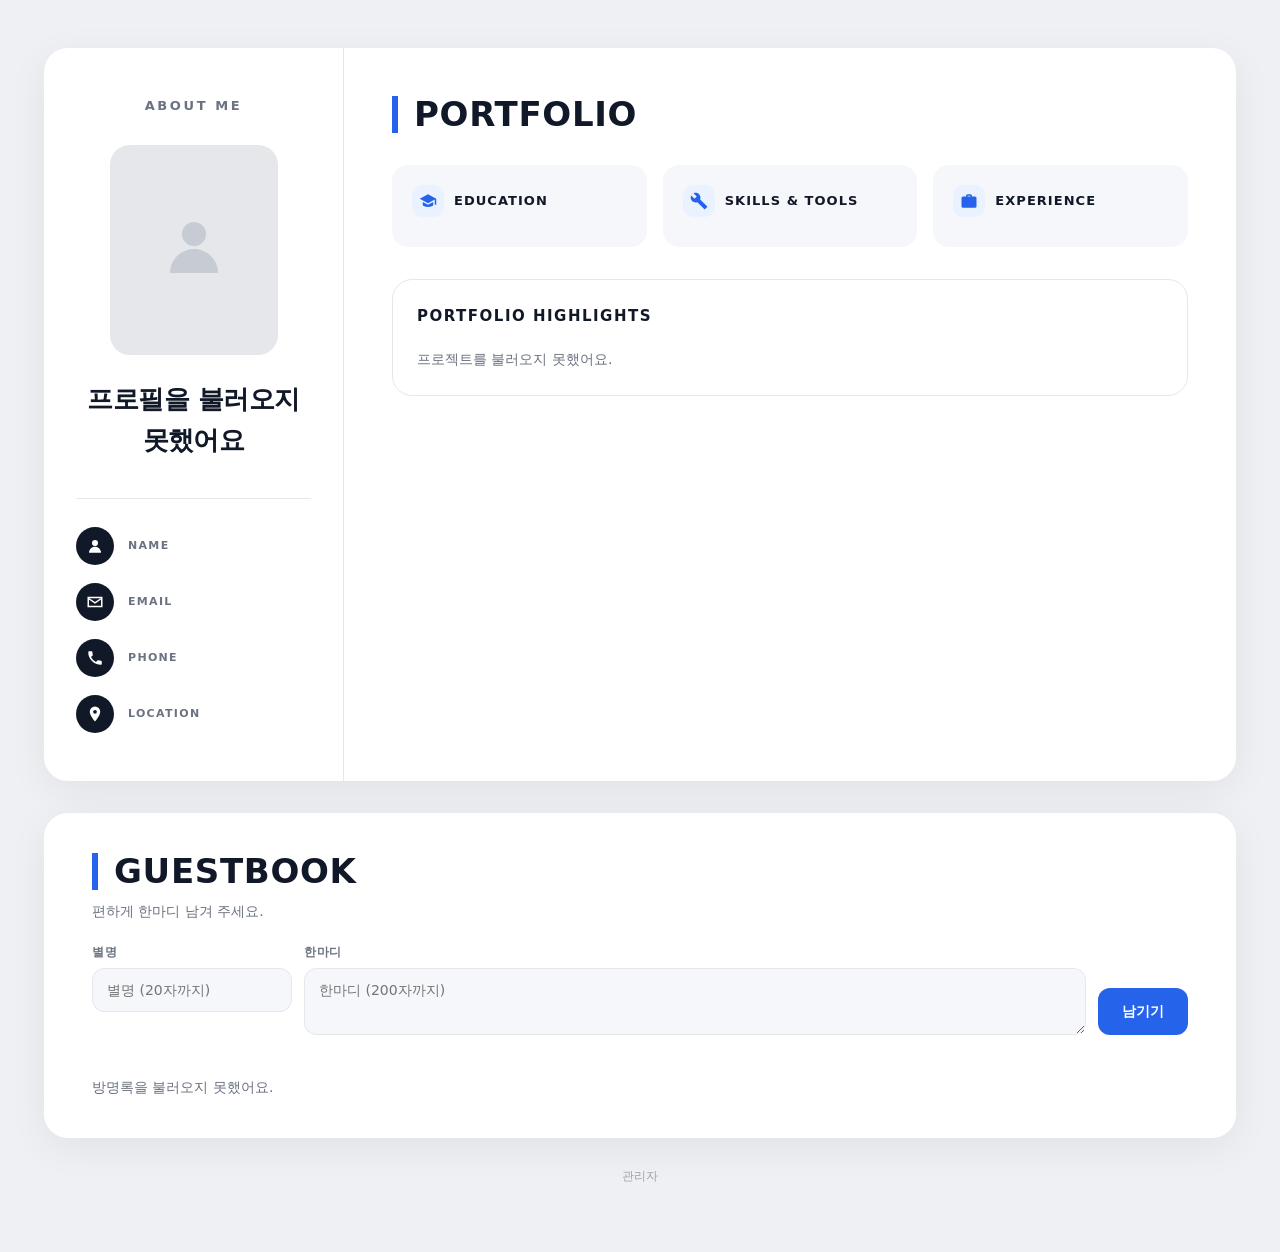
<file: index.html>
<!doctype html>
<html lang="ko">
<head>
  <meta charset="utf-8">
  <meta name="viewport" content="width=device-width, initial-scale=1">
  <title>포트폴리오</title>
  <link rel="stylesheet" href="style.css">
</head>
<body>
  <main class="page">

    <!-- 흰 큰 카드 -->
    <div class="sheet">

      <!-- 왼쪽: ABOUT ME -->
      <aside class="about">
        <p class="eyebrow">ABOUT ME</p>

        <div class="photo">
          <img id="photo-img" alt="프로필 사진" hidden>
          <span id="photo-empty" class="photo-empty">
            <svg viewBox="0 0 24 24" aria-hidden="true"><circle cx="12" cy="8" r="4"/><path d="M4 21c0-4.4 3.6-8 8-8s8 3.6 8 8z"/></svg>
          </span>
        </div>

        <h2 class="name" id="p-name">불러오는 중…</h2>
        <p class="job" id="p-title"></p>
        <p class="badge" id="p-badge" hidden></p>

        <ul class="contact">
          <li>
            <span class="contact-icon">
              <svg viewBox="0 0 24 24" aria-hidden="true"><circle cx="12" cy="8" r="4"/><path d="M4 21c0-4.4 3.6-8 8-8s8 3.6 8 8z"/></svg>
            </span>
            <div><span class="contact-label">NAME</span><span class="contact-value" id="c-name"></span></div>
          </li>
          <li>
            <span class="contact-icon">
              <svg viewBox="0 0 24 24" aria-hidden="true"><path d="M3 6h18v12H3z" fill="none" stroke="currentColor" stroke-width="2"/><path d="M3 7l9 6 9-6" fill="none" stroke="currentColor" stroke-width="2"/></svg>
            </span>
            <div><span class="contact-label">EMAIL</span><a class="contact-value" id="c-email"></a></div>
          </li>
          <li>
            <span class="contact-icon">
              <svg viewBox="0 0 24 24" aria-hidden="true"><path d="M6.6 10.8a15 15 0 0 0 6.6 6.6l2.2-2.2c.3-.3.7-.4 1-.2 1.1.4 2.3.6 3.6.6.6 0 1 .4 1 1V20c0 .6-.4 1-1 1A17 17 0 0 1 3 4c0-.6.4-1 1-1h3.5c.6 0 1 .4 1 1 0 1.3.2 2.5.6 3.6.1.3 0 .7-.2 1z"/></svg>
            </span>
            <div><span class="contact-label">PHONE</span><a class="contact-value" id="c-phone"></a></div>
          </li>
          <li>
            <span class="contact-icon">
              <svg viewBox="0 0 24 24" aria-hidden="true"><path d="M12 2a7 7 0 0 0-7 7c0 5.2 7 13 7 13s7-7.8 7-13a7 7 0 0 0-7-7zm0 9.5A2.5 2.5 0 1 1 12 6.5a2.5 2.5 0 0 1 0 5z"/></svg>
            </span>
            <div><span class="contact-label">LOCATION</span><span class="contact-value" id="c-location"></span></div>
          </li>
        </ul>
      </aside>

      <!-- 오른쪽: PORTFOLIO -->
      <section class="content">
        <h1 class="section-title">PORTFOLIO</h1>
        <h2 class="headline" id="p-headline"></h2>
        <p class="intro" id="p-intro"></p>

        <div class="facts">
          <div class="fact">
            <div class="fact-head">
              <span class="fact-icon">
                <svg viewBox="0 0 24 24" aria-hidden="true"><path d="M12 3 1 9l11 6 9-4.9V17h2V9z"/><path d="M5 13.2V17c0 1.7 3.1 3 7 3s7-1.3 7-3v-3.8l-7 3.8z"/></svg>
              </span>
              <h3>EDUCATION</h3>
            </div>
            <p id="p-education"></p>
          </div>
          <div class="fact">
            <div class="fact-head">
              <span class="fact-icon">
                <svg viewBox="0 0 24 24" aria-hidden="true"><path d="M22.7 19 13.6 9.9c.9-2.3.4-5-1.5-6.9-2-2-5-2.4-7.4-1.3L9 6 6 9 1.6 4.7C.4 7.1.9 10.1 2.9 12.1c1.9 1.9 4.6 2.4 6.9 1.5l9.1 9.1c.4.4 1 .4 1.4 0l2.3-2.3c.5-.4.5-1.1.1-1.4z"/></svg>
              </span>
              <h3>SKILLS &amp; TOOLS</h3>
            </div>
            <p id="p-skills"></p>
          </div>
          <div class="fact">
            <div class="fact-head">
              <span class="fact-icon">
                <svg viewBox="0 0 24 24" aria-hidden="true"><path d="M10 3h4a2 2 0 0 1 2 2v1h4a2 2 0 0 1 2 2v11a2 2 0 0 1-2 2H4a2 2 0 0 1-2-2V8a2 2 0 0 1 2-2h4V5a2 2 0 0 1 2-2zm0 3h4V5h-4z"/></svg>
              </span>
              <h3>EXPERIENCE</h3>
            </div>
            <p id="p-experience"></p>
          </div>
        </div>

        <section class="highlights">
          <h3 class="highlights-title">PORTFOLIO HIGHLIGHTS</h3>
          <div class="cards" id="cards">
            <p class="empty">불러오는 중…</p>
          </div>
        </section>

        <blockquote class="quote" id="p-quote" hidden></blockquote>
      </section>
    </div>

    <!-- 방명록 -->
    <section class="sheet guestbook">
      <h2 class="section-title">GUESTBOOK</h2>
      <p class="guestbook-help">편하게 한마디 남겨 주세요.</p>

      <div class="guestbook-form">
        <label class="field field-nick">
          <span>별명</span>
          <input id="gb-nickname" type="text" maxlength="20" placeholder="별명 (20자까지)" autocomplete="nickname">
        </label>
        <label class="field field-msg">
          <span>한마디</span>
          <textarea id="gb-message" maxlength="200" rows="2" placeholder="한마디 (200자까지)"></textarea>
        </label>
        <button type="button" id="gb-submit" class="primary-button">남기기</button>
      </div>
      <p class="form-status" id="gb-status" role="status"></p>

      <ul class="guestbook-list" id="gb-list">
        <li class="empty">불러오는 중…</li>
      </ul>
    </section>

    <footer class="site-foot">
      <a href="admin.html">관리자</a>
    </footer>

  </main>

  <script src="script.js"></script>
</body>
</html>
</file>
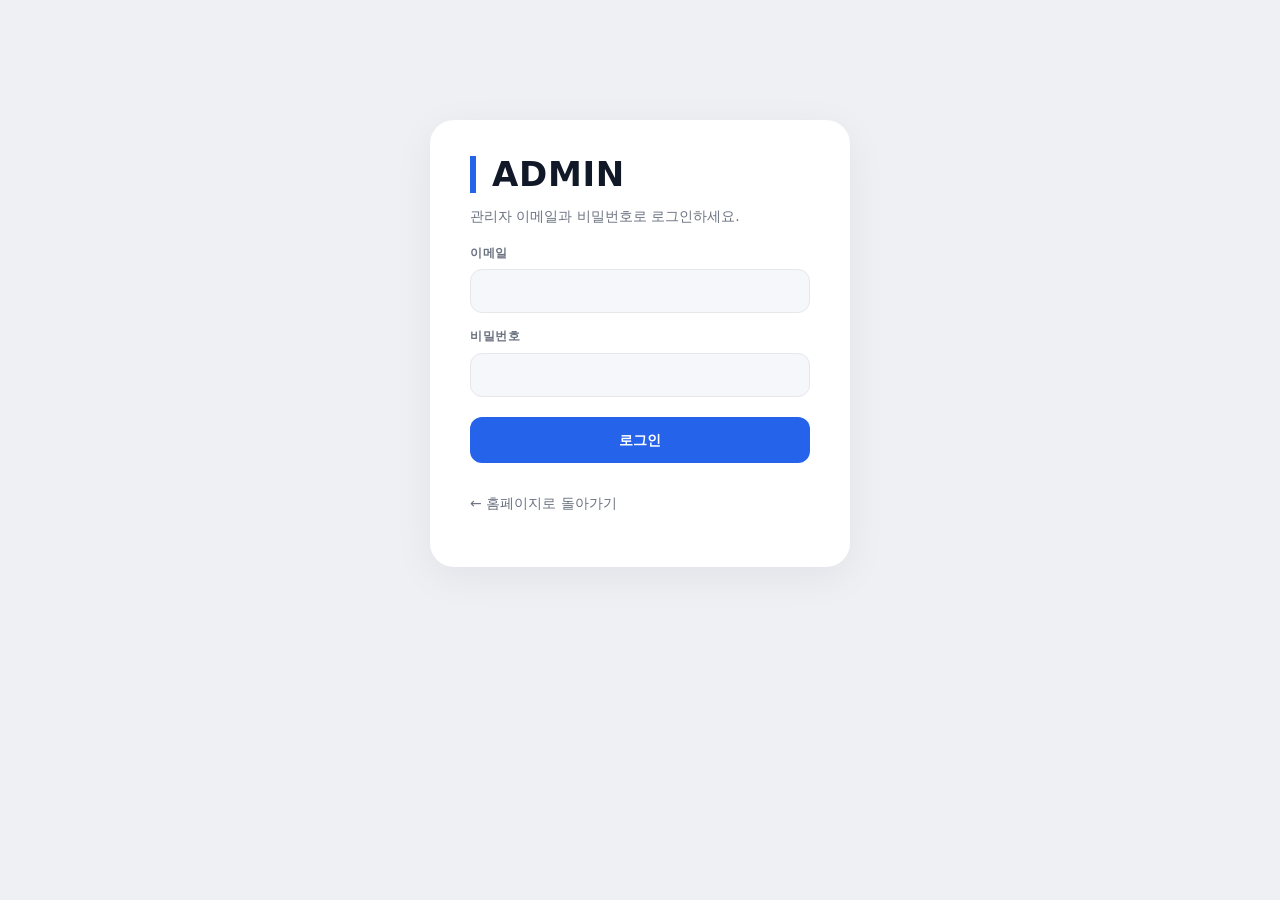
<file: admin.html>
<!doctype html>
<html lang="ko">
<head>
  <meta charset="utf-8">
  <meta name="viewport" content="width=device-width, initial-scale=1">
  <meta name="robots" content="noindex">
  <title>관리자 | 포트폴리오</title>
  <link rel="stylesheet" href="style.css">
  <style>
    /* 관리자 화면에만 쓰는 꾸밈 (색·글꼴은 style.css 그대로) */
    .panel {
      background: var(--card);
      border-radius: var(--radius);
      box-shadow: 0 10px 40px rgba(17, 24, 39, 0.06);
      padding: 36px 40px;
      margin-bottom: 24px;
    }
    .panel-head {
      display: flex;
      align-items: center;
      justify-content: space-between;
      gap: 12px;
      flex-wrap: wrap;
      margin-bottom: 20px;
    }
    .panel-head .section-title { font-size: 24px; }
    .help { margin: 0 0 16px; color: var(--muted); font-size: 14px; }

    .login-box { max-width: 420px; margin: 8vh auto 0; }
    .login-box .field { margin-bottom: 14px; }
    .login-box .primary-button { width: 100%; margin-top: 6px; }

    .admin-top { display: flex; align-items: center; justify-content: space-between; gap: 12px; flex-wrap: wrap; }
    .admin-top p { margin: 4px 0 0; color: var(--muted); font-size: 14px; }
    .admin-nav { display: flex; gap: 8px; flex-wrap: wrap; margin-top: 20px; }
    .admin-nav a {
      font-size: 13px; font-weight: 700; padding: 6px 14px;
      border-radius: 999px; background: var(--soft); border: 1px solid var(--line);
    }

    .ghost-button, .danger-button, .small-button {
      font: inherit; font-size: 13px; font-weight: 700;
      border-radius: 10px; padding: 8px 14px; cursor: pointer;
      background: #fff; border: 1px solid var(--line); color: var(--text);
    }
    .ghost-button:hover, .small-button:hover { border-color: var(--blue); color: var(--blue); }
    .danger-button { color: #dc2626; border-color: #fecaca; }
    .danger-button:hover { background: #fef2f2; }
    .small-button, .danger-button.small { padding: 5px 10px; font-size: 12px; }
    button:disabled { opacity: 0.45; cursor: default; }
    body.is-busy button { pointer-events: none; }

    .form-grid { display: grid; grid-template-columns: repeat(2, minmax(0, 1fr)); gap: 14px 16px; }
    .form-grid .wide { grid-column: 1 / -1; }
    .field textarea { min-height: 80px; }

    .file-box {
      display: flex; align-items: center; gap: 14px; flex-wrap: wrap;
      border: 1px dashed #cbd5e1; border-radius: 14px; padding: 14px;
    }
    .file-box input[type="file"] { font-size: 13px; max-width: 100%; }
    .file-preview {
      width: 72px; height: 72px; border-radius: 12px; background: #e5e7eb;
      object-fit: cover; flex: none;
    }
    .file-note { font-size: 13px; color: var(--muted); overflow-wrap: anywhere; }
    .file-note a { color: var(--blue); text-decoration: underline; }

    .form-actions { display: flex; gap: 10px; margin-top: 18px; flex-wrap: wrap; }

    .admin-list { list-style: none; margin: 0; padding: 0; display: grid; gap: 10px; }
    .admin-item {
      display: flex; align-items: center; gap: 14px;
      border: 1px solid var(--line); border-radius: 14px; padding: 12px 14px;
    }
    .admin-item .thumb {
      width: 64px; height: 44px; border-radius: 8px; background: #e5e7eb;
      object-fit: cover; flex: none;
    }
    .admin-item .info { flex: 1; min-width: 0; }
    .admin-item .meta { margin: 0; font-size: 12px; font-weight: 800; color: var(--blue); }
    .admin-item .title { margin: 0; font-size: 15px; font-weight: 800; overflow-wrap: anywhere; }
    .admin-item .sub { margin: 0; font-size: 12px; color: var(--muted); }
    .admin-item .actions { display: flex; gap: 6px; flex-wrap: wrap; justify-content: flex-end; }
    .admin-item .message { margin: 4px 0 0; font-size: 14px; color: #374151; white-space: pre-line; overflow-wrap: anywhere; }

    .likes-count { font-weight: 800; color: #e11d48; white-space: nowrap; }

    @media (max-width: 760px) {
      .panel { padding: 28px 18px; }
      .form-grid { grid-template-columns: 1fr; }
      .admin-item { flex-wrap: wrap; }
      .admin-item .actions { width: 100%; justify-content: flex-start; }
    }
  </style>
</head>
<body>
  <main class="page">

    <!-- 1) 로그인 화면 -->
    <section class="panel login-box" id="login-view" hidden>
      <h1 class="section-title">ADMIN</h1>
      <p class="help" style="margin-top:12px">관리자 이메일과 비밀번호로 로그인하세요.</p>
      <label class="field">
        <span>이메일</span>
        <input id="login-email" type="email" autocomplete="username">
      </label>
      <label class="field">
        <span>비밀번호</span>
        <input id="login-password" type="password" autocomplete="current-password">
      </label>
      <button type="button" id="login-button" class="primary-button">로그인</button>
      <p class="form-status" id="login-status" role="status"></p>
      <p class="help"><a href="index.html">← 홈페이지로 돌아가기</a></p>
    </section>

    <!-- 2) 관리자가 아닌 사람 -->
    <section class="panel login-box" id="denied-view" hidden>
      <h1 class="section-title">ADMIN</h1>
      <p style="margin:20px 0 6px;font-weight:800;font-size:18px">관리자만 쓸 수 있어요</p>
      <p class="help" id="denied-email"></p>
      <button type="button" class="primary-button js-logout">로그아웃</button>
    </section>

    <!-- 처음 확인하는 동안 -->
    <p class="help" id="loading-view" style="text-align:center;margin-top:10vh">확인하는 중…</p>

    <!-- 3) 관리자 화면 -->
    <div id="admin-view" hidden>

      <section class="panel">
        <div class="admin-top">
          <div>
            <h1 class="section-title">ADMIN</h1>
            <p id="admin-email"></p>
          </div>
          <div style="display:flex;gap:8px">
            <a class="ghost-button" href="index.html" target="_blank" rel="noopener">홈페이지 보기</a>
            <button type="button" class="ghost-button js-logout">로그아웃</button>
          </div>
        </div>
        <nav class="admin-nav">
          <a href="#profile-panel">프로필</a>
          <a href="#projects-panel">포트폴리오 카드</a>
          <a href="#likes-panel">좋아요</a>
          <a href="#guestbook-panel">방명록</a>
        </nav>
      </section>

      <!-- 프로필 -->
      <section class="panel" id="profile-panel">
        <div class="panel-head"><h2 class="section-title">프로필</h2></div>

        <div class="file-box" style="margin-bottom:18px">
          <img class="file-preview" id="pf-photo-preview" alt="" hidden>
          <div class="file-preview" id="pf-photo-empty"></div>
          <div>
            <input type="file" id="pf-photo-file" accept="image/png,image/jpeg,image/webp,image/gif">
            <p class="file-note" id="pf-photo-note">프로필 사진 (이미지, 10MB까지)</p>
            <button type="button" class="small-button" id="pf-photo-remove">사진 빼기</button>
          </div>
        </div>

        <div class="form-grid">
          <label class="field"><span>이름</span><input id="pf-name" type="text"></label>
          <label class="field"><span>직함</span><input id="pf-title" type="text"></label>
          <label class="field"><span>경력 배지</span><input id="pf-career_badge" type="text"></label>
          <label class="field"><span>이메일</span><input id="pf-email" type="text"></label>
          <label class="field"><span>연락처</span><input id="pf-phone" type="text"></label>
          <label class="field"><span>위치</span><input id="pf-location" type="text"></label>
          <label class="field wide"><span>한 줄 소개 제목 (이름이 들어가면 파란 밑줄)</span><input id="pf-headline" type="text"></label>
          <label class="field wide"><span>소개 글</span><textarea id="pf-intro"></textarea></label>
          <label class="field"><span>EDUCATION</span><textarea id="pf-education"></textarea></label>
          <label class="field"><span>SKILLS &amp; TOOLS</span><textarea id="pf-skills"></textarea></label>
          <label class="field"><span>EXPERIENCE</span><textarea id="pf-experience"></textarea></label>
          <label class="field"><span>맨 아래 한 줄 인용</span><textarea id="pf-quote"></textarea></label>
        </div>

        <div class="form-actions">
          <button type="button" class="primary-button" id="pf-save">프로필 저장</button>
        </div>
        <p class="form-status" id="pf-status" role="status"></p>
      </section>

      <!-- 포트폴리오 카드 -->
      <section class="panel" id="projects-panel">
        <div class="panel-head">
          <h2 class="section-title">포트폴리오 카드</h2>
          <button type="button" class="primary-button" id="pj-new">새 카드 추가</button>
        </div>
        <p class="help">방문자 화면에 보이는 순서대로예요. ↑ ↓ 로 순서를 바꿀 수 있어요.</p>
        <p class="form-status" id="pj-status" role="status"></p>

        <!-- 카드 추가·수정 폼 -->
        <div id="pj-editor" hidden style="border:1px solid var(--line);border-radius:18px;padding:20px;margin-bottom:20px">
          <h3 id="pj-editor-title" style="margin:0 0 16px">새 카드</h3>
          <div class="form-grid">
            <label class="field"><span>번호 (예: 01)</span><input id="pj-number" type="text"></label>
            <label class="field"><span>분류</span><input id="pj-category" type="text"></label>
            <label class="field wide"><span>제목 (꼭 적기)</span><input id="pj-title" type="text"></label>
            <label class="field wide"><span>설명</span><textarea id="pj-description"></textarea></label>
            <label class="field"><span>태그 (쉼표로 나누기)</span><input id="pj-tags" type="text" placeholder="총괄 PM, UI/UX"></label>
            <label class="field"><span>순서 (작을수록 앞)</span><input id="pj-sort" type="number" step="1"></label>

            <div class="field wide">
              <span>썸네일 이미지</span>
              <div class="file-box">
                <img class="file-preview" id="pj-thumb-preview" alt="" hidden>
                <div class="file-preview" id="pj-thumb-empty"></div>
                <div>
                  <input type="file" id="pj-thumb-file" accept="image/png,image/jpeg,image/webp,image/gif">
                  <p class="file-note" id="pj-thumb-note">이미지, 10MB까지</p>
                  <button type="button" class="small-button" id="pj-thumb-remove">썸네일 빼기</button>
                </div>
              </div>
            </div>

            <div class="field wide">
              <span>첨부 파일 (카드를 누르면 열려요)</span>
              <div class="file-box">
                <div>
                  <input type="file" id="pj-file-file" accept="image/png,image/jpeg,image/webp,image/gif,application/pdf">
                  <p class="file-note" id="pj-file-note">이미지 또는 PDF, 10MB까지</p>
                  <button type="button" class="small-button" id="pj-file-remove">첨부 빼기</button>
                </div>
              </div>
            </div>
          </div>
          <div class="form-actions">
            <button type="button" class="primary-button" id="pj-save">카드 저장</button>
            <button type="button" class="ghost-button" id="pj-cancel">취소</button>
          </div>
        </div>

        <ul class="admin-list" id="pj-list"><li class="empty">불러오는 중…</li></ul>
      </section>

      <!-- 좋아요 -->
      <section class="panel" id="likes-panel">
        <div class="panel-head"><h2 class="section-title">좋아요</h2></div>
        <p class="help">카드별 좋아요 수예요. "좋아요 초기화"를 누르면 그 카드의 좋아요가 0이 돼요.</p>
        <p class="form-status" id="lk-status" role="status"></p>
        <ul class="admin-list" id="lk-list"><li class="empty">불러오는 중…</li></ul>
      </section>

      <!-- 방명록 -->
      <section class="panel" id="guestbook-panel">
        <div class="panel-head"><h2 class="section-title">방명록</h2></div>
        <p class="form-status" id="gb-status" role="status"></p>
        <ul class="admin-list" id="gb-list"><li class="empty">불러오는 중…</li></ul>
      </section>
    </div>

  </main>

  <script src="admin.js"></script>
</body>
</html>
</file>
<file: style.css>
/* ===== 색과 기본값 ===== */
:root {
  --bg: #eef0f4;          /* 연회색 바탕 */
  --card: #ffffff;        /* 흰 카드 */
  --text: #111827;        /* 진한 글자 */
  --muted: #6b7280;       /* 회색 글자 */
  --line: #e5e7eb;        /* 연한 테두리 */
  --soft: #f5f7fa;        /* 아주 연한 회색 */
  --blue: #2563eb;        /* 파란 강조색 */
  --blue-soft: #eaf1ff;
  --radius: 24px;
}

* { box-sizing: border-box; }

body {
  margin: 0;
  background: var(--bg);
  color: var(--text);
  font-family: "Pretendard", "Apple SD Gothic Neo", "Malgun Gothic", "Noto Sans KR", system-ui, sans-serif;
  line-height: 1.6;
  word-break: keep-all;
}

a { color: inherit; text-decoration: none; }
a:hover { color: var(--blue); }

.page {
  max-width: 1240px;
  margin: 0 auto;
  padding: 48px 24px 64px;
}

/* ===== 흰 큰 카드 ===== */
.sheet {
  background: var(--card);
  border-radius: var(--radius);
  box-shadow: 0 10px 40px rgba(17, 24, 39, 0.06);
  display: grid;
  grid-template-columns: 300px minmax(0, 1fr);
  overflow: hidden;
}

/* ===== 왼쪽 ABOUT ME ===== */
.about {
  padding: 48px 32px;
  border-right: 1px solid var(--line);
  display: flex;
  flex-direction: column;
  align-items: center;
  text-align: center;
}

.eyebrow {
  align-self: stretch;
  margin: 0 0 28px;
  font-size: 13px;
  font-weight: 800;
  letter-spacing: 0.2em;
  color: var(--muted);
}

.photo {
  width: 168px;
  aspect-ratio: 4 / 5;
  border-radius: 20px;
  overflow: hidden;
  background: #e5e7eb;
  display: grid;
  place-items: center;
}
.photo img { width: 100%; height: 100%; object-fit: cover; }
.photo-empty svg { width: 72px; height: 72px; fill: #c7cbd3; }

.name {
  margin: 24px 0 4px;
  font-size: 26px;
  font-weight: 800;
  letter-spacing: -0.02em;
}

.job {
  margin: 0;
  color: var(--blue);
  font-weight: 700;
  font-size: 15px;
}

.badge {
  margin: 14px 0 0;
  padding: 5px 14px;
  border: 1.5px solid var(--blue);
  border-radius: 999px;
  color: var(--blue);
  font-size: 13px;
  font-weight: 700;
}

.contact {
  list-style: none;
  padding: 28px 0 0;
  margin: 32px 0 0;
  border-top: 1px solid var(--line);
  align-self: stretch;
  text-align: left;
  display: grid;
  gap: 18px;
}
.contact li { display: flex; align-items: center; gap: 14px; }
.contact li > div { display: flex; flex-direction: column; min-width: 0; }

.contact-icon {
  flex: none;
  width: 38px;
  height: 38px;
  border-radius: 50%;
  background: var(--text);
  color: #fff;
  display: grid;
  place-items: center;
}
.contact-icon svg { width: 18px; height: 18px; fill: currentColor; }

.contact-label {
  font-size: 11px;
  font-weight: 700;
  letter-spacing: 0.12em;
  color: var(--muted);
}
.contact-value {
  font-size: 14px;
  font-weight: 600;
  overflow-wrap: anywhere;
}

/* ===== 오른쪽 PORTFOLIO ===== */
.content { padding: 48px 48px 40px; min-width: 0; }

.section-title {
  margin: 0;
  padding-left: 16px;
  border-left: 6px solid var(--blue);
  font-size: 34px;
  font-weight: 900;
  letter-spacing: 0.02em;
  line-height: 1.1;
}

.headline {
  margin: 28px 0 12px;
  font-size: 24px;
  font-weight: 800;
  line-height: 1.45;
  letter-spacing: -0.02em;
}
.name-mark {
  color: var(--text);
  text-decoration: underline;
  text-decoration-color: var(--blue);
  text-decoration-thickness: 4px;
  text-underline-offset: 6px;
}

.intro {
  margin: 0;
  color: var(--muted);
  font-size: 15px;
  white-space: pre-line;
}

/* EDUCATION · SKILLS & TOOLS · EXPERIENCE */
.facts {
  margin-top: 32px;
  display: grid;
  grid-template-columns: repeat(3, minmax(0, 1fr));
  gap: 16px;
}
.fact {
  background: var(--soft);
  border-radius: 16px;
  padding: 20px;
}
.fact-head { display: flex; align-items: center; gap: 10px; margin-bottom: 10px; }
.fact-icon {
  width: 32px;
  height: 32px;
  border-radius: 10px;
  background: var(--blue-soft);
  color: var(--blue);
  display: grid;
  place-items: center;
  flex: none;
}
.fact-icon svg { width: 18px; height: 18px; fill: currentColor; }
.fact h3 { margin: 0; font-size: 13px; font-weight: 800; letter-spacing: 0.08em; }
.fact p { margin: 0; font-size: 14px; color: #374151; white-space: pre-line; }

/* PORTFOLIO HIGHLIGHTS 상자 */
.highlights {
  margin-top: 32px;
  border: 1px solid var(--line);
  border-radius: 20px;
  padding: 24px;
}
.highlights-title {
  margin: 0 0 20px;
  font-size: 15px;
  font-weight: 800;
  letter-spacing: 0.1em;
}

.cards {
  display: grid;
  grid-template-columns: repeat(4, minmax(0, 1fr));
  gap: 16px;
}

/* 포트폴리오 카드 하나 */
.project {
  display: flex;
  flex-direction: column;
  border: 1px solid var(--line);
  border-radius: 14px;
  overflow: hidden;
  background: #fff;
  transition: transform 0.15s, box-shadow 0.15s;
}
.project:hover { transform: translateY(-3px); box-shadow: 0 10px 24px rgba(17, 24, 39, 0.08); }

.project-open {
  all: unset;
  display: flex;
  flex-direction: column;
  flex: 1;
  cursor: pointer;
}
.project-open:disabled { cursor: default; }
.project-open:focus-visible { outline: 3px solid var(--blue); outline-offset: -3px; }

/* 브라우저 창 모양 썸네일 */
.browser { background: var(--soft); border-bottom: 1px solid var(--line); }
.browser-bar {
  display: flex;
  gap: 5px;
  padding: 8px 10px;
  background: #e9ecf1;
}
.browser-bar i {
  width: 8px;
  height: 8px;
  border-radius: 50%;
  background: #c3c8d1;
}
.browser-bar i:nth-child(1) { background: #ff6159; }
.browser-bar i:nth-child(2) { background: #ffbd2e; }
.browser-bar i:nth-child(3) { background: #28c941; }
.browser-view {
  aspect-ratio: 16 / 10;
  background: #e5e7eb;
  display: grid;
  place-items: center;
  overflow: hidden;
}
.browser-view img { width: 100%; height: 100%; object-fit: cover; display: block; }
.browser-view .placeholder { font-size: 12px; color: #9ca3af; font-weight: 600; }

.project-body { padding: 14px 14px 8px; display: flex; flex-direction: column; gap: 6px; flex: 1; }
.project-meta { margin: 0; font-size: 12px; font-weight: 800; color: var(--blue); }
.project-title { margin: 0; font-size: 15px; font-weight: 800; line-height: 1.35; }
.project-desc {
  margin: 0;
  font-size: 13px;
  color: var(--muted);
  display: -webkit-box;
  -webkit-line-clamp: 2;
  -webkit-box-orient: vertical;
  overflow: hidden;
}

.project-foot {
  display: flex;
  align-items: center;
  justify-content: space-between;
  gap: 8px;
  padding: 8px 14px 14px;
}
.tags { display: flex; flex-wrap: wrap; gap: 4px; min-width: 0; }
.tag {
  background: #f1f2f4;
  color: #4b5563;
  font-size: 11px;
  font-weight: 600;
  padding: 3px 8px;
  border-radius: 6px;
}

/* 좋아요 버튼 */
.like {
  flex: none;
  display: inline-flex;
  align-items: center;
  gap: 4px;
  border: 1px solid var(--line);
  background: #fff;
  border-radius: 999px;
  padding: 4px 10px;
  font: inherit;
  font-size: 13px;
  font-weight: 700;
  color: var(--muted);
  cursor: pointer;
}
.like svg { width: 16px; height: 16px; fill: none; stroke: currentColor; stroke-width: 2; }
.like:hover:not(:disabled) { color: #e11d48; border-color: #fecdd3; }
.like.is-liked { color: #e11d48; border-color: #fecdd3; background: #fff1f2; cursor: default; }
.like.is-liked svg { fill: currentColor; }
.like:disabled { cursor: default; }

/* 맨 아래 인용 */
.quote {
  margin: 36px 0 0;
  padding: 0;
  text-align: center;
  font-style: italic;
  font-size: 16px;
  color: #374151;
}
.quote::before { content: "“ "; color: var(--blue); font-weight: 800; }
.quote::after { content: " ”"; color: var(--blue); font-weight: 800; }

.empty { color: var(--muted); font-size: 14px; margin: 0; grid-column: 1 / -1; }

/* ===== 방명록 ===== */
.guestbook {
  display: block;
  margin-top: 32px;
  padding: 40px 48px;
}
.guestbook-help { margin: 10px 0 20px; color: var(--muted); font-size: 14px; }

.guestbook-form {
  display: grid;
  grid-template-columns: 200px minmax(0, 1fr) auto;
  gap: 12px;
  align-items: start;
}
.guestbook-form .primary-button { align-self: end; }
.field { display: flex; flex-direction: column; gap: 6px; }
.field span { font-size: 12px; font-weight: 700; color: var(--muted); letter-spacing: 0.05em; }
.field input,
.field textarea {
  font: inherit;
  font-size: 14px;
  border: 1px solid var(--line);
  border-radius: 12px;
  padding: 10px 14px;
  background: var(--soft);
  color: var(--text);
  resize: vertical;
}
.field input:focus,
.field textarea:focus { outline: 2px solid var(--blue); outline-offset: 0; background: #fff; }

.primary-button {
  font: inherit;
  font-weight: 800;
  font-size: 14px;
  border: 0;
  border-radius: 12px;
  padding: 12px 24px;
  background: var(--blue);
  color: #fff;
  cursor: pointer;
}
.primary-button:hover { background: #1d4ed8; }
.primary-button:disabled { opacity: 0.6; cursor: default; }

.form-status { min-height: 1.6em; margin: 8px 0 0; font-size: 13px; color: var(--muted); }
.form-status.is-error { color: #dc2626; }

.guestbook-list {
  list-style: none;
  margin: 12px 0 0;
  padding: 0;
  display: grid;
  gap: 10px;
}
.guestbook-item {
  border: 1px solid var(--line);
  border-radius: 14px;
  padding: 14px 18px;
}
.guestbook-item-head { display: flex; align-items: baseline; gap: 10px; flex-wrap: wrap; }
.guestbook-nick { font-weight: 800; font-size: 14px; }
.guestbook-date { font-size: 12px; color: var(--muted); }
.guestbook-msg { margin: 4px 0 0; font-size: 14px; color: #374151; white-space: pre-line; overflow-wrap: anywhere; }

/* ===== 맨 아래 관리자 링크 ===== */
.site-foot { margin-top: 24px; text-align: center; }
.site-foot a { font-size: 12px; color: #9ca3af; }
.site-foot a:hover { color: var(--blue); }

/* ===== 화면 폭에 따라 ===== */
@media (max-width: 1100px) {
  .cards { grid-template-columns: repeat(2, minmax(0, 1fr)); }
}

@media (max-width: 860px) {
  .page { padding: 16px 16px 40px; }
  .sheet { grid-template-columns: 1fr; }
  .about { border-right: 0; border-bottom: 1px solid var(--line); padding: 36px 24px; }
  .content { padding: 32px 20px; }
  .section-title { font-size: 28px; }
  .headline { font-size: 20px; }
  .facts { grid-template-columns: 1fr; }
  .highlights { padding: 16px; }
  .guestbook { padding: 32px 20px; margin-top: 16px; }
  .guestbook-form { grid-template-columns: 1fr; }
  .primary-button { width: 100%; }
}

@media (max-width: 560px) {
  .cards { grid-template-columns: 1fr; }
}
</file>
